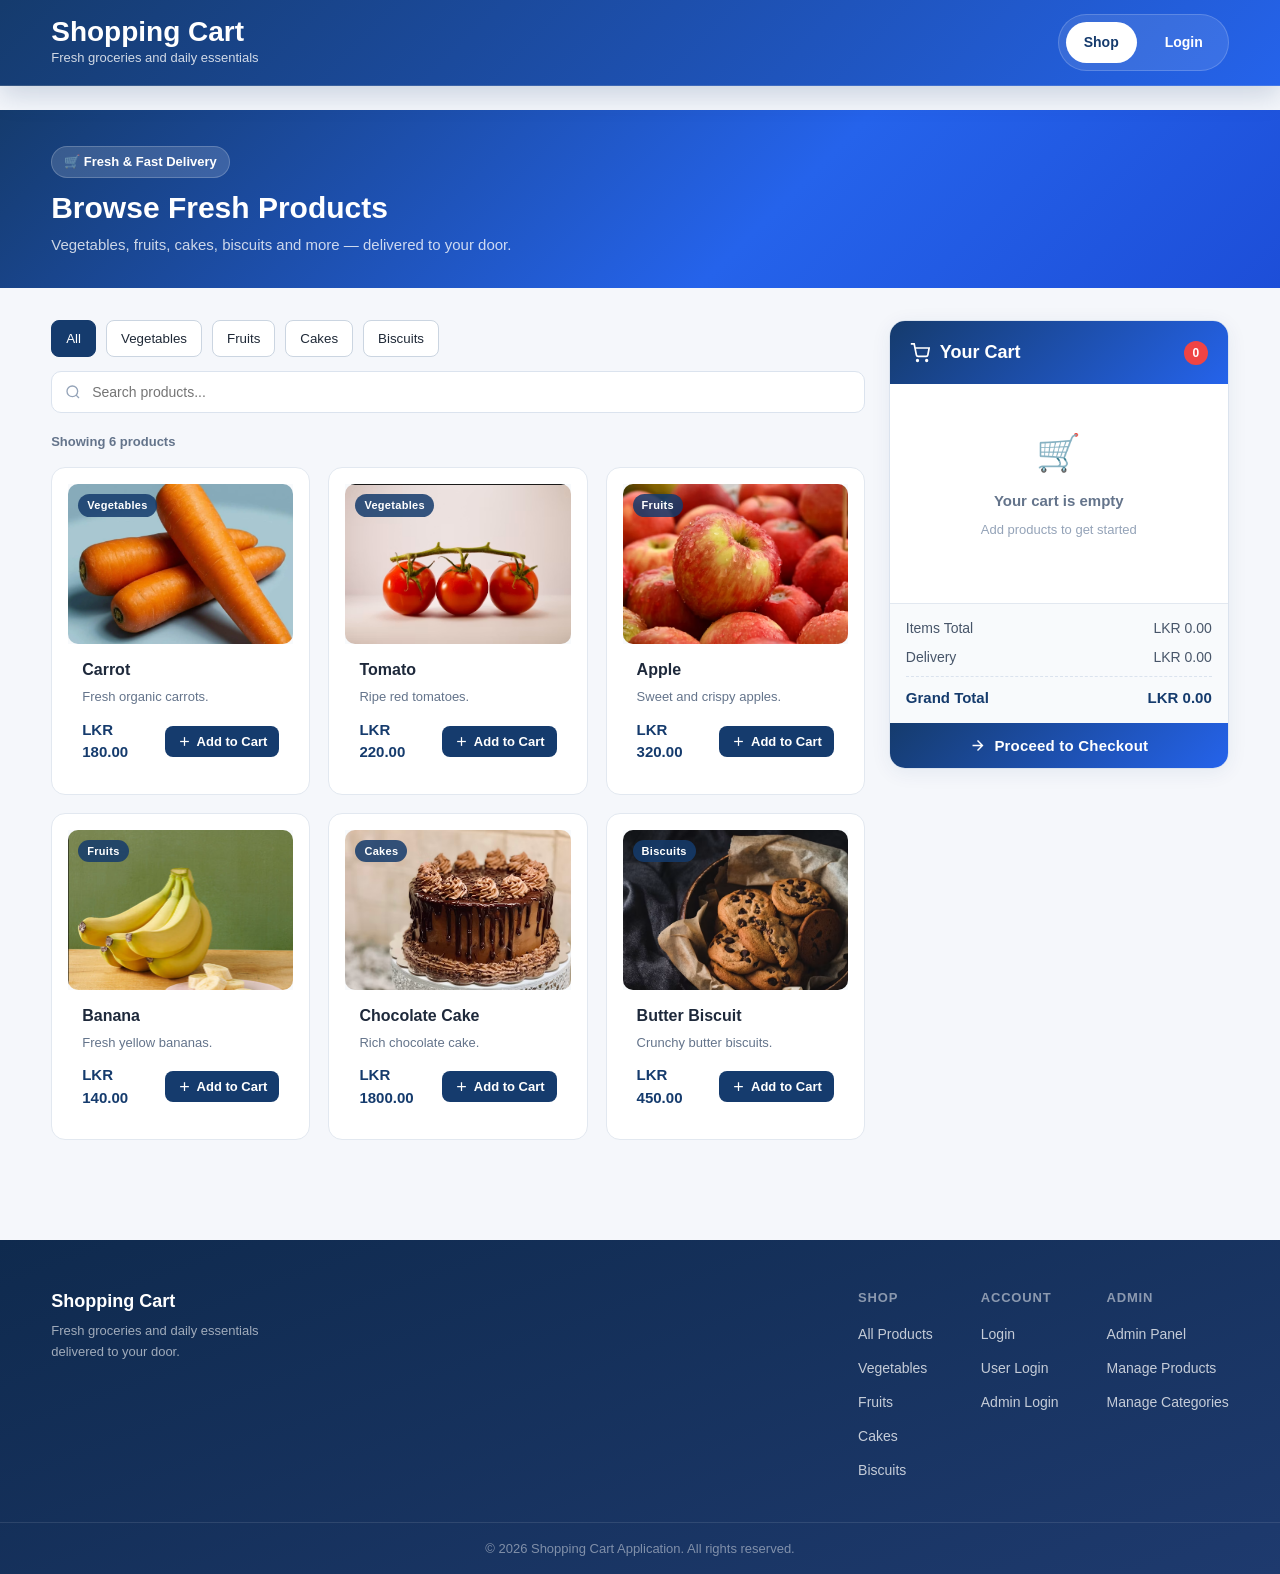
<file: index.html>
<!DOCTYPE html>
<html lang="en">
<head>
  <meta charset="UTF-8" />
  <meta name="viewport" content="width=device-width, initial-scale=1.0" />
  <title>Shopping Cart Application</title>
  <link rel="stylesheet" href="css/style.css" />
  <link rel="stylesheet" href="css/index.css" />
</head>
<body>

  <header class="topbar">
    <div class="container nav">
      <div class="brand">
        <div class="brand-text">
          <h1>Shopping Cart</h1>
          <p>Fresh groceries and daily essentials</p>
        </div>
      </div>
      <nav>
        <a href="index.html" class="active">Shop</a>
        <a href="login.html">Login</a>
      </nav>
    </div>
  </header>

  <!-- Hero Banner -->
  <div class="shop-hero">
    <div class="container shop-hero-inner">
      <div class="shop-hero-text">
        <span class="hero-tag">🛒 Fresh & Fast Delivery</span>
        <h2>Browse Fresh Products</h2>
        <p>Vegetables, fruits, cakes, biscuits and more — delivered to your door.</p>
      </div>
      
    </div>
  </div>

  <main class="container shop-layout">

    <!-- Left: Products -->
    <section class="content-area">

      <!-- Toolbar -->
      <div class="shop-toolbar">
        <div id="categoryFilters" class="category-list"></div>
        <div class="search-wrap">
          <svg class="search-icon" width="16" height="16" viewBox="0 0 24 24" fill="none" stroke="currentColor" stroke-width="2">
            <circle cx="11" cy="11" r="8"/><line x1="21" y1="21" x2="16.65" y2="16.65"/>
          </svg>
          <input type="text" id="searchInput" placeholder="Search products..." class="search-input" />
        </div>
      </div>

      <!-- Product count bar -->
      <div class="products-bar">
        <span id="productCount" class="products-count">Loading products...</span>
      </div>

      <div id="productGrid" class="product-grid"></div>
    </section>

    <!-- Right: Cart -->
    <aside class="cart-panel">

      <div class="cart-header">
        <div class="cart-title-row">
          <h2>
            <svg width="20" height="20" viewBox="0 0 24 24" fill="none" stroke="currentColor" stroke-width="2">
              <circle cx="9" cy="21" r="1"/><circle cx="20" cy="21" r="1"/>
              <path d="M1 1h4l2.68 13.39a2 2 0 0 0 2 1.61h9.72a2 2 0 0 0 2-1.61L23 6H6"/>
            </svg>
            Your Cart
          </h2>
          <span id="cartBadge" class="cart-badge hidden">0</span>
        </div>
      </div>

      <div id="cartItems" class="cart-items"></div>

      <div class="cart-summary">
        <div class="summary-row">
          <span>Items Total</span>
          <span id="itemsTotal">LKR 0.00</span>
        </div>
        <div class="summary-row">
          <span>Delivery</span>
          <span id="deliveryFee">LKR 0.00</span>
        </div>
        <div class="summary-row grand-total">
          <span>Grand Total</span>
          <span id="grandTotal">LKR 0.00</span>
        </div>
      </div>

      <button id="checkoutBtn" class="btn-checkout">
        <svg width="17" height="17" viewBox="0 0 24 24" fill="none" stroke="currentColor" stroke-width="2">
          <path d="M5 12h14M12 5l7 7-7 7"/>
        </svg>
        Proceed to Checkout
      </button>

      <div id="checkoutSummary" class="checkout-box hidden">
        <div class="checkout-box-header">
          <svg width="16" height="16" viewBox="0 0 24 24" fill="none" stroke="currentColor" stroke-width="2">
            <polyline points="20 6 9 17 4 12"/>
          </svg>
          Order Summary
        </div>
        <div id="summaryContent"></div>
      </div>

    </aside>
  </main>

  <footer class="site-footer">
    <div class="container footer-inner">
      <div class="footer-brand">
        <div>
          <h3>Shopping Cart</h3>
          <p>Fresh groceries and daily essentials delivered to your door.</p>
        </div>
      </div>
      <div class="footer-links">
        <div class="footer-col">
          <h4>Shop</h4>
          <ul>
            <li><a href="index.html">All Products</a></li>
            <li><a href="index.html">Vegetables</a></li>
            <li><a href="index.html">Fruits</a></li>
            <li><a href="index.html">Cakes</a></li>
            <li><a href="index.html">Biscuits</a></li>
          </ul>
        </div>
        <div class="footer-col">
          <h4>Account</h4>
          <ul>
            <li><a href="login.html">Login</a></li>
            <li><a href="login.html">User Login</a></li>
            <li><a href="login.html">Admin Login</a></li>
          </ul>
        </div>
        <div class="footer-col">
          <h4>Admin</h4>
          <ul>
            <li><a href="login.html">Admin Panel</a></li>
            <li><a href="login.html">Manage Products</a></li>
            <li><a href="login.html">Manage Categories</a></li>
          </ul>
        </div>
      </div>
    </div>
    <div class="footer-bottom">
      <div class="container footer-bottom-inner">
        <p>&copy; 2026 Shopping Cart Application. All rights reserved.</p>
      </div>
    </div>
  </footer>

  <script src="js/data.js"></script>
  <script src="js/app.js"></script>
</body>
</html>
</file>
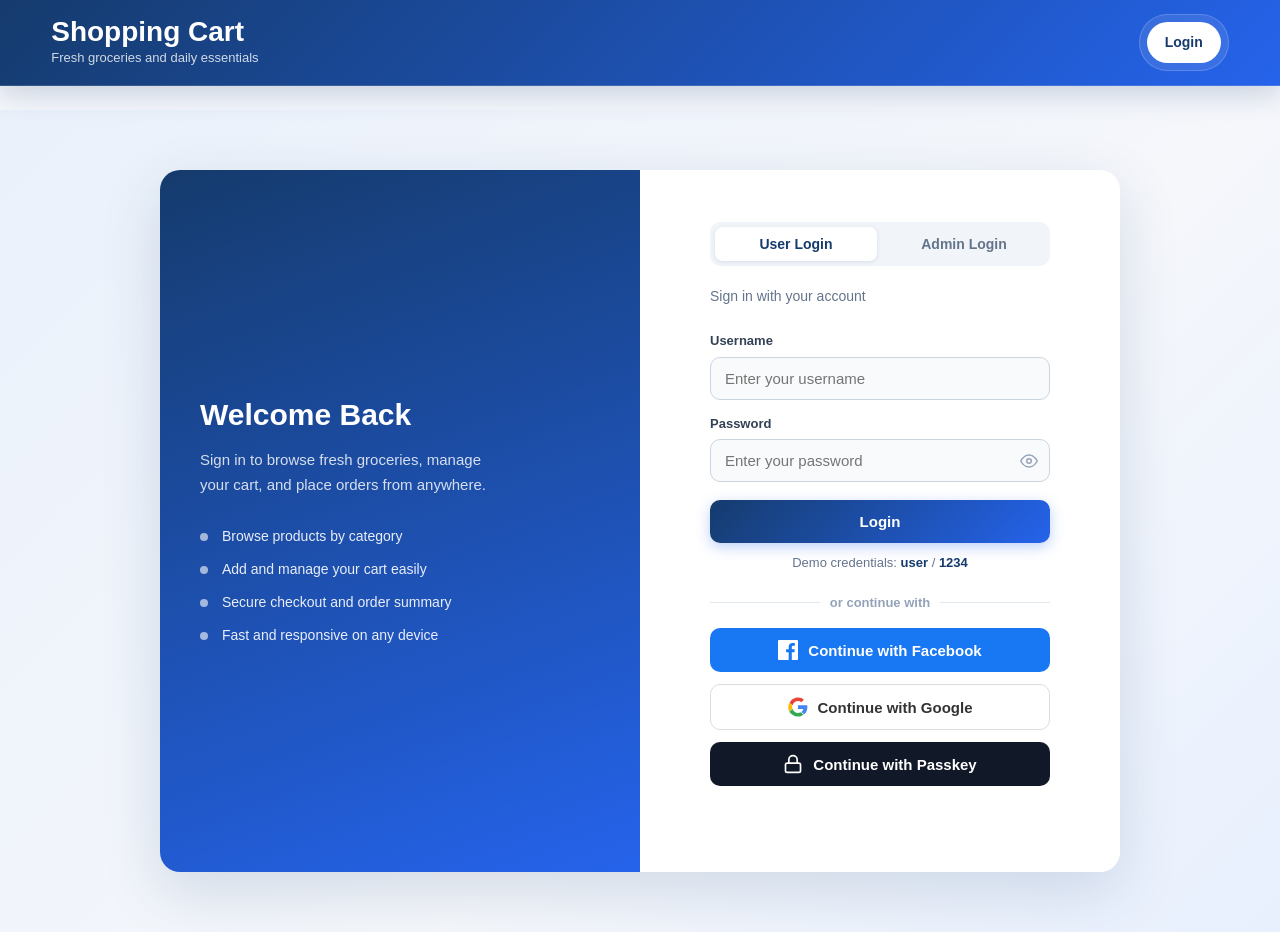
<file: login.html>
<!DOCTYPE html>
<html lang="en">
<head>
  <meta charset="UTF-8" />
  <meta name="viewport" content="width=device-width, initial-scale=1.0" />
  <title>Login - Shopping Cart Application</title>
  <link rel="stylesheet" href="css/style.css" />
</head>
<body>

  <header class="topbar">
    <div class="container nav">
      <div class="brand">
        <div class="brand-text">
          <h1>Shopping Cart</h1>
          <p>Fresh groceries and daily essentials</p>
        </div>
      </div>
      <nav>
        <!-- <a href="index.html">Shop</a> -->
        <a href="login.html" class="active">Login</a>
        <!-- <a href="admin.html">Admin</a> -->
      </nav>
    </div>
  </header>

  <main class="auth-bg">
    <div class="auth-wrapper">

      <!-- Left panel -->
      <div class="auth-left">
        <div class="auth-left-inner">
          <h2>Welcome Back</h2>
          <p>Sign in to browse fresh groceries, manage your cart, and place orders from anywhere.</p>
          <ul class="auth-features">
            <li>Browse products by category</li>
            <li>Add and manage your cart easily</li>
            <li>Secure checkout and order summary</li>
            <li>Fast and responsive on any device</li>
          </ul>
        </div>
      </div>

      <!-- Right panel -->
      <div class="auth-right">
        <div class="auth-form-box">

          <!-- TAB SWITCHER -->
          <div class="auth-tabs">
            <button class="auth-tab active" data-tab="user">User Login</button>
            <button class="auth-tab" data-tab="admin">Admin Login</button>
          </div>

          <!-- USER LOGIN -->
          <div id="tab-user" class="tab-panel">
            <p class="auth-subtitle">Sign in with your account</p>

            <form id="userLoginForm" class="admin-form">
              <div class="form-group">
                <label for="userUsername">Username</label>
                <input type="text" id="userUsername" placeholder="Enter your username" required />
              </div>
              <div class="form-group">
                <label for="userPassword">Password</label>
                <div class="password-wrap">
                  <input type="password" id="userPassword" placeholder="Enter your password" required />
                  <button type="button" class="toggle-pass" onclick="togglePw('userPassword', this)" aria-label="Toggle password">
                    <svg width="18" height="18" viewBox="0 0 24 24" fill="none" stroke="currentColor" stroke-width="2">
                      <path d="M1 12s4-8 11-8 11 8 11 8-4 8-11 8-11-8-11-8z"/>
                      <circle cx="12" cy="12" r="3"/>
                    </svg>
                  </button>
                </div>
              </div>
              <button type="submit" class="btn-admin-login">Login</button>
            </form>

            <p class="auth-hint">
              Demo credentials: <strong>user</strong> / <strong>1234</strong>
            </p>

            <div class="auth-divider"><span>or continue with</span></div>

            <!-- Simulated Social Buttons -->
            <button class="btn-social btn-fb" onclick="socialLogin('Facebook')">
              <svg width="20" height="20" viewBox="0 0 24 24" fill="#fff">
                <path d="M22.676 0H1.324C.593 0 0 .593 0 1.324v21.352C0 23.408.593 24 1.324 24h11.494v-9.294H9.689v-3.621h3.129V8.41c0-3.099 1.894-4.785 4.659-4.785 1.325 0 2.464.097 2.796.141v3.24h-1.921c-1.5 0-1.792.721-1.792 1.771v2.311h3.584l-.465 3.63H16.56V24h6.115c.733 0 1.325-.592 1.325-1.324V1.324C24 .593 23.408 0 22.676 0"/>
              </svg>
              Continue with Facebook
            </button>

            <button class="btn-social btn-google" onclick="socialLogin('Google')">
              <svg width="20" height="20" viewBox="0 0 48 48">
                <path fill="#EA4335" d="M24 9.5c3.14 0 5.96 1.08 8.18 2.86l6.1-6.1C34.36 3.1 29.46 1 24 1 14.82 1 7.07 6.57 3.82 14.32l7.12 5.53C12.6 13.53 17.86 9.5 24 9.5z"/>
                <path fill="#4285F4" d="M46.48 24.5c0-1.6-.14-3.14-.4-4.62H24v8.74h12.64c-.56 2.94-2.22 5.44-4.72 7.12l7.24 5.62C43.44 37.42 46.48 31.42 46.48 24.5z"/>
                <path fill="#FBBC05" d="M10.94 28.15A14.52 14.52 0 0 1 9.5 24c0-1.44.24-2.84.64-4.15L3.02 14.32A23.93 23.93 0 0 0 .5 24c0 3.86.92 7.5 2.52 10.72l7.92-6.57z"/>
                <path fill="#34A853" d="M24 47c5.46 0 10.04-1.8 13.38-4.9l-7.24-5.62c-1.82 1.22-4.16 1.94-6.14 1.94-6.14 0-11.4-4.04-13.06-9.48l-7.92 6.57C7.06 41.42 14.82 47 24 47z"/>
              </svg>
              Continue with Google
            </button>

            <button class="btn-social btn-passkey" onclick="passkeyLogin()">
              <svg width="20" height="20" viewBox="0 0 24 24" fill="none" stroke="currentColor" stroke-width="2">
                <rect x="3" y="11" width="18" height="11" rx="2" ry="2"/>
                <path d="M7 11V7a5 5 0 0 1 10 0v4"/>
              </svg>
              Continue with Passkey
            </button>
          </div>

          <!-- ADMIN LOGIN -->
          <div id="tab-admin" class="tab-panel hidden">
            <p class="auth-subtitle">Admin access only</p>

            <form id="adminLoginForm" class="admin-form">
              <div class="form-group">
                <label for="adminUsername">Username</label>
                <input type="text" id="adminUsername" placeholder="Enter admin username" required />
              </div>
              <div class="form-group">
                <label for="adminPassword">Password</label>
                <div class="password-wrap">
                  <input type="password" id="adminPassword" placeholder="Enter password" required />
                  <button type="button" class="toggle-pass" onclick="togglePw('adminPassword', this)" aria-label="Toggle password">
                    <svg width="18" height="18" viewBox="0 0 24 24" fill="none" stroke="currentColor" stroke-width="2">
                      <path d="M1 12s4-8 11-8 11 8 11 8-4 8-11 8-11-8-11-8z"/>
                      <circle cx="12" cy="12" r="3"/>
                    </svg>
                  </button>
                </div>
              </div>
              <button type="submit" class="btn-admin-login">Login as Admin</button>
            </form>

            <p class="auth-hint">
              Demo credentials: <strong>admin</strong> / <strong>1234</strong>
            </p>
          </div>

          <p id="loginMessage" class="login-msg"></p>

        </div>
      </div>

    </div>
  </main>

  <script src="js/login.js"></script>
</body>



</html>
</file>
<file: css/style.css>
* {
  margin: 0;
  padding: 0;
  box-sizing: border-box;
}

body {
  font-family: Arial, sans-serif;
  background: #f5f7fb;
  color: #222;
  line-height: 1.5;
}

a {
  text-decoration: none;
  color: #1d4ed8;
}

.container {
  width: 92%;
  max-width: 1200px;
  margin: 0 auto;
}

.topbar {
  position: sticky;
  top: 0;
  z-index: 100;
  background: linear-gradient(135deg, #153b6d, #2563eb);
  border-bottom: 1px solid rgba(255, 255, 255, 0.15);
  padding: 14px 0;
  margin-bottom: 24px;
  box-shadow: 0 10px 25px rgba(21, 59, 109, 0.18);
}

.nav {
  display: flex;
  justify-content: space-between;
  align-items: center;
  gap: 16px;
}

.brand {
  display: flex;
  align-items: center;
  gap: 12px;
}

.brand-badge {
  width: 46px;
  height: 46px;
  border-radius: 12px;
  background: rgba(255, 255, 255, 0.16);
  border: 1px solid rgba(255, 255, 255, 0.25);
  display: flex;
  align-items: center;
  justify-content: center;
  color: #fff;
  font-size: 18px;
  font-weight: 700;
  letter-spacing: 1px;
}

.brand-text h1 {
  font-size: 28px;
  color: #ffffff;
  line-height: 1.1;
}

.brand-text p {
  font-size: 13px;
  color: rgba(255, 255, 255, 0.8);
}

.nav nav {
  display: flex;
  gap: 10px;
  flex-wrap: wrap;
  background: rgba(255, 255, 255, 0.10);
  padding: 7px;
  border-radius: 999px;
  border: 1px solid rgba(255, 255, 255, 0.18);
}

.nav nav a {
  color: #ffffff;
  padding: 10px 18px;
  border-radius: 999px;
  font-size: 14px;
  font-weight: 600;
  transition: all 0.25s ease;
}

.nav nav a:hover,
.nav nav a.active {
  background: #ffffff;
  color: #153b6d;
}

.layout {
  display: grid;
  grid-template-columns: 2fr 1fr;
  gap: 24px;
  align-items: start;
}

.hero {
  margin-bottom: 20px;
}

.hero h2 {
  font-size: 26px;
  color: #153b6d;
}

.toolbar {
  display: flex;
  flex-direction: column;
  gap: 16px;
  margin-bottom: 24px;
}

.category-list {
  display: flex;
  flex-wrap: wrap;
  gap: 10px;
}

.category-btn {
  border: 1px solid #cbd5e1;
  background: #fff;
  color: #1f2937;
  padding: 10px 14px;
  border-radius: 8px;
  cursor: pointer;
}

.category-btn.active {
  background: #153b6d;
  color: #fff;
  border-color: #153b6d;
}

input,
select,
textarea {
  width: 100%;
  padding: 12px;
  border: 1px solid #cbd5e1;
  border-radius: 8px;
  font-size: 15px;
  margin-top: 6px;
  margin-bottom: 14px;
  background: #fff;
}

.product-grid {
  display: grid;
  grid-template-columns: repeat(auto-fit, minmax(220px, 1fr));
  gap: 18px;
}

.product-card,
.card,
.cart-panel {
  background: #fff;
  border: 1px solid #dbe3ee;
  border-radius: 12px;
  padding: 16px;
}

.product-card img {
  width: 100%;
  height: 180px;
  object-fit: cover;
  border-radius: 10px;
  margin-bottom: 12px;
}

.product-card h3 {
  font-size: 18px;
  color: #153b6d;
  margin-bottom: 8px;
}

.product-card p {
  font-size: 14px;
  color: #475569;
  margin-bottom: 8px;
}

.price {
  font-weight: 700;
  font-size: 16px;
  margin-bottom: 12px;
}

.cart-panel h2,
.card h2 {
  color: #153b6d;
  margin-bottom: 16px;
}

.cart-items {
  display: flex;
  flex-direction: column;
  gap: 12px;
  margin-bottom: 20px;
}

.cart-item {
  border: 1px solid #e2e8f0;
  border-radius: 10px;
  padding: 12px;
}

.cart-item h4 {
  font-size: 16px;
  margin-bottom: 6px;
}

.cart-controls {
  display: flex;
  gap: 8px;
  align-items: center;
  margin-top: 8px;
  flex-wrap: wrap;
}

.cart-summary {
  border-top: 1px solid #dbe3ee;
  padding-top: 16px;
  margin-top: 8px;
}

.summary-row {
  display: flex;
  justify-content: space-between;
  margin-bottom: 10px;
}

.grand-total {
  font-weight: 700;
  color: #153b6d;
}

.btn {
  border: none;
  border-radius: 8px;
  padding: 11px 16px;
  cursor: pointer;
  font-size: 15px;
}

.btn-primary {
  background: #153b6d;
  color: #fff;
}

.btn-secondary {
  background: #2563eb;
  color: #fff;
}

.btn-dark {
  background: #111827;
  color: #fff;
}

.btn-danger {
  background: #dc2626;
  color: #fff;
}

.btn-warning {
  background: #f59e0b;
  color: #111827;
}

.full-width {
  width: 100%;
}

.hidden {
  display: none;
}

.checkout-box {
  margin-top: 18px;
  padding: 14px;
  border-radius: 10px;
  background: #eff6ff;
  border: 1px solid #bfdbfe;
}

/* ================================================
   ADMIN PAGE STYLES
   ================================================ */

.admin-header {
  display: flex;
  justify-content: space-between;
  align-items: center;
  margin-bottom: 24px;
  flex-wrap: wrap;
  gap: 16px;
}

.admin-page-title {
  font-size: 24px;
  color: #153b6d;
  margin-bottom: 4px;
}

.admin-page-sub {
  font-size: 14px;
  color: #64748b;
}

.admin-stats {
  display: flex;
  gap: 12px;
}

.stat-chip {
  background: #fff;
  border: 1px solid #dbe3ee;
  border-radius: 12px;
  padding: 12px 20px;
  display: flex;
  flex-direction: column;
  align-items: center;
  min-width: 90px;
  box-shadow: 0 2px 8px rgba(21,59,109,0.06);
}

.stat-label {
  font-size: 12px;
  color: #64748b;
  font-weight: 600;
  text-transform: uppercase;
  letter-spacing: 0.5px;
}

.stat-value {
  font-size: 26px;
  font-weight: 700;
  color: #153b6d;
  line-height: 1.2;
}

.admin-card {
  background: #fff;
  border: 1px solid #dbe3ee;
  border-radius: 14px;
  padding: 24px;
  margin-bottom: 20px;
  box-shadow: 0 2px 12px rgba(21,59,109,0.05);
}

.admin-card-header {
  display: flex;
  align-items: center;
  gap: 14px;
  margin-bottom: 20px;
  padding-bottom: 16px;
  border-bottom: 1px solid #f1f5f9;
}

.admin-card-icon {
  width: 42px;
  height: 42px;
  border-radius: 10px;
  display: flex;
  align-items: center;
  justify-content: center;
  flex-shrink: 0;
}

.cat-icon {
  background: #eff6ff;
  color: #2563eb;
}

.prod-icon {
  background: #f0fdf4;
  color: #16a34a;
}

.admin-card-title {
  font-size: 16px;
  font-weight: 700;
  color: #153b6d;
  margin-bottom: 2px;
}

.admin-card-sub {
  font-size: 13px;
  color: #94a3b8;
}

.form-row-2 {
  display: grid;
  grid-template-columns: 1fr 1fr;
  gap: 14px;
}

.btn-outline {
  background: transparent;
  border: 1px solid #cbd5e1;
  color: #475569;
  border-radius: 8px;
  padding: 10px 16px;
  font-size: 14px;
  font-weight: 600;
  cursor: pointer;
  transition: all 0.2s ease;
}

.btn-outline:hover {
  background: #f1f5f9;
}

.btn-sm {
  padding: 7px 12px;
  font-size: 13px;
}

.admin-table {
  width: 100%;
  border-collapse: collapse;
}

.admin-table th {
  background: #f8fafc;
  color: #64748b;
  font-size: 12px;
  font-weight: 700;
  text-transform: uppercase;
  letter-spacing: 0.5px;
  padding: 12px 14px;
  text-align: left;
  border-bottom: 1px solid #e2e8f0;
}

.admin-table td {
  padding: 13px 14px;
  border-bottom: 1px solid #f1f5f9;
  font-size: 14px;
  color: #334155;
  vertical-align: middle;
}

.admin-table tr:last-child td {
  border-bottom: none;
}

.admin-table tr:hover td {
  background: #fafbff;
}

.row-num {
  display: inline-flex;
  align-items: center;
  justify-content: center;
  width: 28px;
  height: 28px;
  background: #f1f5f9;
  border-radius: 6px;
  font-size: 12px;
  font-weight: 700;
  color: #64748b;
}

.cat-badge {
  display: inline-block;
  background: #eff6ff;
  color: #1d4ed8;
  border: 1px solid #bfdbfe;
  border-radius: 6px;
  padding: 4px 10px;
  font-size: 13px;
  font-weight: 600;
}

.prod-cell {
  display: flex;
  align-items: center;
  gap: 10px;
}

.prod-thumb {
  width: 38px;
  height: 38px;
  border-radius: 8px;
  object-fit: cover;
  border: 1px solid #e2e8f0;
  flex-shrink: 0;
}

.prod-name {
  font-weight: 600;
  color: #1e293b;
}

.price-tag {
  font-weight: 700;
  color: #153b6d;
  font-size: 14px;
}

.admin-toast {
  position: fixed;
  bottom: 28px;
  right: 28px;
  padding: 14px 22px;
  border-radius: 12px;
  font-size: 14px;
  font-weight: 600;
  color: #fff;
  z-index: 9999;
  box-shadow: 0 8px 24px rgba(0,0,0,0.15);
  animation: slideUp 0.3s ease;
}

.admin-toast.success { background: #16a34a; }
.admin-toast.error   { background: #dc2626; }
.admin-toast.hidden  { display: none; }

@keyframes slideUp {
  from { transform: translateY(20px); opacity: 0; }
  to   { transform: translateY(0);    opacity: 1; }
}

@media (max-width: 680px) {
  .form-row-2 { grid-template-columns: 1fr; }
  .admin-header { flex-direction: column; align-items: flex-start; }
  .admin-stats { width: 100%; }
  .stat-chip { flex: 1; }
}

.admin-page {
  display: flex;
  flex-direction: column;
  gap: 20px;
}

.admin-grid {
  display: grid;
  grid-template-columns: 1fr 2fr;
  gap: 20px;
}

.admin-list {
  list-style: none;
  display: flex;
  flex-wrap: wrap;
  gap: 10px;
}

.admin-list li {
  background: #f1f5f9;
  padding: 10px 12px;
  border-radius: 8px;
}

.table-wrap {
  overflow-x: auto;
}

table {
  width: 100%;
  border-collapse: collapse;
}

table th,
table td {
  text-align: left;
  border-bottom: 1px solid #e2e8f0;
  padding: 12px 10px;
}

.action-group {
  display: flex;
  gap: 8px;
  flex-wrap: wrap;
}

label {
  font-weight: 600;
  color: #334155;
}

.empty-note {
  color: #64748b;
  font-size: 14px;
}

/* ================================================
   LOGIN PAGE
   ================================================ */


/* AUTH TABS */
.auth-tabs {
  display: flex;
  gap: 6px;
  background: #f1f5f9;
  border-radius: 10px;
  padding: 5px;
  margin-bottom: 20px;
}

.auth-tab {
  flex: 1;
  padding: 9px;
  border: none;
  border-radius: 8px;
  font-size: 14px;
  font-weight: 600;
  cursor: pointer;
  background: transparent;
  color: #64748b;
  transition: all 0.2s ease;
}

.auth-tab.active {
  background: #fff;
  color: #153b6d;
  box-shadow: 0 1px 4px rgba(21, 59, 109, 0.12);
}

/* GOOGLE BUTTON */
.btn-google {
  background: #fff;
  color: #333;
  border: 1px solid #dadce0 !important;
  border: none;
}

.btn-google:hover {
  background: #f8f9fa;
  opacity: 1;
}

/* HINT TEXT */
.auth-hint {
  font-size: 13px;
  color: #64748b;
  text-align: center;
  margin-top: 10px;
}

.auth-hint strong {
  color: #153b6d;
}

/* TAB PANEL */
.tab-panel {
  display: block;
}

.tab-panel.hidden {
  display: none;
}


.auth-bg {
  min-height: calc(100vh - 78px);
  background: linear-gradient(135deg, #eaf1fb 0%, #f5f7fb 60%, #e8f0fe 100%);
  display: flex;
  align-items: center;
  justify-content: center;
  padding: 32px 16px;
}

.auth-wrapper {
  display: grid;
  grid-template-columns: 1fr 1fr;
  max-width: 960px;
  width: 100%;
  border-radius: 20px;
  overflow: hidden;
  box-shadow: 0 20px 60px rgba(21, 59, 109, 0.15);
}

.auth-left {
  background: linear-gradient(160deg, #153b6d, #2563eb);
  padding: 52px 40px;
  display: flex;
  align-items: center;
}

.auth-left-inner {
  color: #fff;
}

.auth-logo-mark {
  width: 56px;
  height: 56px;
  border-radius: 14px;
  background: rgba(255, 255, 255, 0.18);
  border: 1px solid rgba(255, 255, 255, 0.3);
  display: flex;
  align-items: center;
  justify-content: center;
  font-size: 22px;
  font-weight: 700;
  color: #fff;
  margin-bottom: 28px;
}

.auth-left-inner h2 {
  font-size: 30px;
  color: #fff;
  margin-bottom: 14px;
  line-height: 1.2;
}

.auth-left-inner p {
  font-size: 15px;
  color: rgba(255, 255, 255, 0.82);
  line-height: 1.7;
  margin-bottom: 28px;
  max-width: 300px;
}

.auth-features {
  list-style: none;
  display: flex;
  flex-direction: column;
  gap: 12px;
}

.auth-features li {
  font-size: 14px;
  color: rgba(255, 255, 255, 0.9);
  padding-left: 22px;
  position: relative;
}

.auth-features li::before {
  content: "";
  position: absolute;
  left: 0;
  top: 7px;
  width: 8px;
  height: 8px;
  background: rgba(255, 255, 255, 0.6);
  border-radius: 50%;
}

.auth-right {
  background: #fff;
  padding: 52px 40px;
  display: flex;
  align-items: center;
  justify-content: center;
}

.auth-form-box {
  width: 100%;
  max-width: 340px;
}

.auth-title {
  font-size: 26px;
  color: #153b6d;
  margin-bottom: 6px;
}

.auth-subtitle {
  font-size: 14px;
  color: #64748b;
  margin-bottom: 24px;
}

.google-btn-wrap {
  margin-bottom: 12px;
  width: 100%;
}

.btn-social {
  width: 100%;
  display: flex;
  align-items: center;
  justify-content: center;
  gap: 10px;
  padding: 12px 16px;
  border-radius: 10px;
  font-size: 15px;
  font-weight: 600;
  cursor: pointer;
  border: none;
  margin-bottom: 12px;
  transition: opacity 0.2s ease;
}

.btn-social:hover {
  opacity: 0.88;
}

.btn-fb {
  background: #1877f2;
  color: #fff;
}

.btn-passkey {
  background: #111827;
  color: #fff;
}

.auth-divider {
  display: flex;
  align-items: center;
  gap: 10px;
  margin: 20px 0 16px;
  color: #94a3b8;
  font-size: 13px;
  font-weight: 600;
}

.auth-divider::before,
.auth-divider::after {
  content: "";
  flex: 1;
  height: 1px;
  background: #e2e8f0;
}

.admin-form {
  display: flex;
  flex-direction: column;
  gap: 0;
}

.form-group {
  display: flex;
  flex-direction: column;
  margin-bottom: 14px;
}

.form-group label {
  font-size: 13px;
  font-weight: 600;
  color: #334155;
  margin-bottom: 6px;
}

.form-group input {
  margin: 0;
  padding: 12px 14px;
  border: 1px solid #cbd5e1;
  border-radius: 10px;
  font-size: 15px;
  background: #f8fafc;
  transition: border-color 0.2s ease, box-shadow 0.2s ease;
}

.form-group input:focus {
  outline: none;
  border-color: #2563eb;
  box-shadow: 0 0 0 3px rgba(37, 99, 235, 0.12);
  background: #fff;
}

.password-wrap {
  position: relative;
}

.password-wrap input {
  width: 100%;
  padding-right: 42px;
}

.toggle-pass {
  position: absolute;
  right: 12px;
  top: 50%;
  transform: translateY(-50%);
  background: none;
  border: none;
  cursor: pointer;
  color: #94a3b8;
  display: flex;
  align-items: center;
  padding: 0;
}

.toggle-pass:hover {
  color: #153b6d;
}

.btn-admin-login {
  width: 100%;
  padding: 13px;
  background: linear-gradient(135deg, #153b6d, #2563eb);
  color: #fff;
  border: none;
  border-radius: 10px;
  font-size: 15px;
  font-weight: 700;
  cursor: pointer;
  margin-top: 4px;
  transition: opacity 0.2s ease, box-shadow 0.2s ease;
  box-shadow: 0 4px 14px rgba(37, 99, 235, 0.3);
}

.btn-admin-login:hover {
  opacity: 0.9;
  box-shadow: 0 6px 20px rgba(37, 99, 235, 0.4);
}

.login-msg {
  margin-top: 14px;
  font-size: 14px;
  font-weight: 600;
  text-align: center;
  min-height: 20px;
}

/* ================================================
   FOOTER
   ================================================ */

.site-footer {
  background: linear-gradient(160deg, #0f2a4e, #1e3a6e);
  color: rgba(255, 255, 255, 0.85);
  margin-top: 60px;
}

.footer-inner {
  display: flex;
  justify-content: space-between;
  align-items: flex-start;
  gap: 40px;
  padding: 48px 0 40px;
  flex-wrap: wrap;
}

.footer-brand {
  display: flex;
  align-items: flex-start;
  gap: 14px;
  max-width: 260px;
}

.footer-brand .brand-badge {
  background: rgba(255, 255, 255, 0.12);
  border: 1px solid rgba(255, 255, 255, 0.2);
  flex-shrink: 0;
}

.footer-brand h3 {
  font-size: 18px;
  color: #fff;
  margin-bottom: 6px;
}

.footer-brand p {
  font-size: 13px;
  color: rgba(255, 255, 255, 0.6);
  line-height: 1.6;
}

.footer-links {
  display: flex;
  gap: 48px;
  flex-wrap: wrap;
}

.footer-col h4 {
  font-size: 13px;
  font-weight: 700;
  text-transform: uppercase;
  letter-spacing: 0.8px;
  color: rgba(255, 255, 255, 0.5);
  margin-bottom: 14px;
}

.footer-col ul {
  list-style: none;
  display: flex;
  flex-direction: column;
  gap: 10px;
}

.footer-col ul li a {
  font-size: 14px;
  color: rgba(255, 255, 255, 0.75);
  text-decoration: none;
  transition: color 0.2s ease;
}

.footer-col ul li a:hover {
  color: #fff;
}

.footer-bottom {
  border-top: 1px solid rgba(255, 255, 255, 0.1);
}

.footer-bottom-inner {
  display: flex;
  justify-content: center;
  align-items: center;
  padding: 16px 0;
  flex-wrap: wrap;
  gap: 12px;
}

.footer-bottom-inner p {
  font-size: 13px;
  color: rgba(255, 255, 255, 0.45);
}

.footer-badges {
  display: flex;
  gap: 8px;
}

.footer-badge {
  background: rgba(255, 255, 255, 0.08);
  border: 1px solid rgba(255, 255, 255, 0.14);
  color: rgba(255, 255, 255, 0.6);
  padding: 4px 10px;
  border-radius: 6px;
  font-size: 12px;
  font-weight: 600;
}

@media (max-width: 760px) {
  .footer-inner {
    flex-direction: column;
    gap: 32px;
    padding: 36px 0 28px;
  }

  .footer-brand {
    max-width: 100%;
  }

  .footer-links {
    gap: 28px;
  }

  .footer-bottom-inner {
    flex-direction: column;
    align-items: flex-start;
    gap: 10px;
  }
}

/* ================================================
   RESPONSIVE
   ================================================ */

@media (max-width: 900px) {
  .layout,
  .admin-grid {
    grid-template-columns: 1fr;
  }

  .nav {
    flex-direction: column;
    align-items: flex-start;
  }

  .nav nav {
    width: 100%;
    border-radius: 16px;
  }
}

@media (max-width: 760px) {
  .auth-wrapper {
    grid-template-columns: 1fr;
    border-radius: 16px;
  }

  .auth-left {
    padding: 36px 28px;
  }

  .auth-right {
    padding: 36px 28px;
  }

  .auth-left-inner h2 {
    font-size: 24px;
  }
}

@media (max-width: 600px) {
  .brand-text h1 {
    font-size: 22px;
  }

  .hero h2 {
    font-size: 22px;
  }

  .product-grid {
    grid-template-columns: 1fr;
  }

  .brand-text p {
    font-size: 12px;
  }
}

@media (max-width: 480px) {
  .auth-bg {
    padding: 16px;
    align-items: flex-start;
  }

  .auth-wrapper {
    border-radius: 12px;
  }
}
</file>
<file: css/index.css>
/* ================================================
   SHOP HERO BANNER
   ================================================ */

.shop-hero {
  background: linear-gradient(135deg, #153b6d 0%, #2563eb 60%, #1d4ed8 100%);
  padding: 36px 0 32px;
  margin-bottom: 32px;
}

.shop-hero-inner {
  display: flex;
  justify-content: space-between;
  align-items: center;
  gap: 24px;
  flex-wrap: wrap;
}

.shop-hero-text .hero-tag {
  display: inline-block;
  background: rgba(255,255,255,0.15);
  color: #fff;
  font-size: 13px;
  font-weight: 600;
  padding: 5px 12px;
  border-radius: 999px;
  margin-bottom: 12px;
  border: 1px solid rgba(255,255,255,0.2);
}

.shop-hero-text h2 {
  font-size: 30px;
  color: #fff;
  margin-bottom: 8px;
  line-height: 1.2;
}

.shop-hero-text p {
  font-size: 15px;
  color: rgba(255,255,255,0.78);
}

.hero-chips {
  display: flex;
  gap: 10px;
  flex-wrap: wrap;
}

.hero-chip {
  background: rgba(255,255,255,0.12);
  border: 1px solid rgba(255,255,255,0.2);
  border-radius: 10px;
  padding: 10px 16px;
  display: flex;
  align-items: center;
  gap: 8px;
  color: #fff;
  font-size: 14px;
  font-weight: 600;
}

.chip-icon {
  font-size: 18px;
}

/* ================================================
   SHOP LAYOUT
   ================================================ */

.shop-layout {
  display: grid;
  grid-template-columns: 1fr 340px;
  gap: 24px;
  align-items: start;
  padding-bottom: 40px;
}

/* ================================================
   TOOLBAR
   ================================================ */

.shop-toolbar {
  display: flex;
  flex-direction: column;
  gap: 14px;
  margin-bottom: 16px;
}

.search-wrap {
  position: relative;
}

.search-icon {
  position: absolute;
  left: 14px;
  top: 50%;
  transform: translateY(-50%);
  color: #94a3b8;
  pointer-events: none;
}

.search-input {
  width: 100%;
  padding: 12px 14px 12px 40px;
  border: 1px solid #dbe3ee;
  border-radius: 10px;
  font-size: 14px;
  background: #fff;
  margin: 0;
  transition: border-color 0.2s ease, box-shadow 0.2s ease;
}

.search-input:focus {
  outline: none;
  border-color: #2563eb;
  box-shadow: 0 0 0 3px rgba(37, 99, 235, 0.1);
}

.products-bar {
  margin-bottom: 14px;
}

.products-count {
  font-size: 13px;
  color: #64748b;
  font-weight: 600;
}

/* ================================================
   PRODUCT CARDS
   ================================================ */

.product-grid {
  display: grid;
  grid-template-columns: repeat(auto-fill, minmax(210px, 1fr));
  gap: 18px;
}

.product-card {
  background: #fff;
  border: 1px solid #e2e8f0;
  border-radius: 14px;
  overflow: hidden;
  transition: box-shadow 0.2s ease, transform 0.2s ease;
}

.product-card:hover {
  box-shadow: 0 8px 24px rgba(21, 59, 109, 0.1);
  transform: translateY(-2px);
}

.product-img-wrap {
  position: relative;
  width: 100%;
  height: 160px;
  background: #f8fafc;
  overflow: hidden;
}

.product-img-wrap img {
  width: 100%;
  height: 100%;
  object-fit: cover;
  transition: transform 0.3s ease;
}

.product-card:hover .product-img-wrap img {
  transform: scale(1.04);
}

.product-cat-tag {
  position: absolute;
  top: 10px;
  left: 10px;
  background: rgba(21, 59, 109, 0.85);
  color: #fff;
  font-size: 11px;
  font-weight: 700;
  padding: 3px 9px;
  border-radius: 999px;
  letter-spacing: 0.3px;
}

.product-body {
  padding: 14px;
}

.product-body h3 {
  font-size: 16px;
  color: #1e293b;
  margin-bottom: 5px;
  font-weight: 700;
}

.product-body p {
  font-size: 13px;
  color: #64748b;
  margin-bottom: 12px;
  line-height: 1.5;
}

.product-footer {
  display: flex;
  justify-content: space-between;
  align-items: center;
  gap: 8px;
}

.product-footer .price {
  font-size: 15px;
  font-weight: 700;
  color: #153b6d;
  margin: 0;
}

.btn-add-cart {
  display: inline-flex;
  align-items: center;
  gap: 5px;
  background: #153b6d;
  color: #fff;
  border: none;
  border-radius: 8px;
  padding: 8px 12px;
  font-size: 13px;
  font-weight: 600;
  cursor: pointer;
  transition: background 0.2s ease;
  white-space: nowrap;
}

.btn-add-cart:hover {
  background: #1e4d8c;
}

.btn-add-cart.in-cart {
  background: #16a34a;
}

.btn-add-cart.in-cart:hover {
  background: #15803d;
}

.empty-products {
  grid-column: 1 / -1;
  text-align: center;
  padding: 48px 20px;
  color: #64748b;
}

.empty-icon {
  font-size: 40px;
  margin-bottom: 12px;
}

.empty-products p {
  font-size: 16px;
  font-weight: 600;
  color: #334155;
  margin-bottom: 4px;
}

.empty-products span {
  font-size: 13px;
}

/* ================================================
   CART PANEL
   ================================================ */

.cart-panel {
  background: #fff;
  border: 1px solid #dbe3ee;
  border-radius: 16px;
  padding: 0;
  position: sticky;
  top: 86px;
  overflow: hidden;
  box-shadow: 0 4px 20px rgba(21, 59, 109, 0.07);
}

.cart-header {
  background: linear-gradient(135deg, #153b6d, #2563eb);
  padding: 18px 20px;
}

.cart-title-row {
  display: flex;
  align-items: center;
  justify-content: space-between;
}

.cart-title-row h2 {
  display: flex;
  align-items: center;
  gap: 10px;
  color: #fff;
  font-size: 18px;
  margin: 0;
}

.cart-badge {
  background: #ef4444;
  color: #fff;
  font-size: 12px;
  font-weight: 700;
  width: 24px;
  height: 24px;
  border-radius: 50%;
  display: flex;
  align-items: center;
  justify-content: center;
}

.cart-items {
  max-height: 340px;
  overflow-y: auto;
  padding: 14px 16px;
  display: flex;
  flex-direction: column;
  gap: 10px;
}

.cart-items::-webkit-scrollbar {
  width: 4px;
}

.cart-items::-webkit-scrollbar-track {
  background: #f1f5f9;
}

.cart-items::-webkit-scrollbar-thumb {
  background: #cbd5e1;
  border-radius: 4px;
}

.cart-empty {
  text-align: center;
  padding: 28px 16px;
  color: #94a3b8;
}

.cart-empty-icon {
  font-size: 36px;
  margin-bottom: 10px;
}

.cart-empty p {
  font-size: 15px;
  font-weight: 600;
  color: #64748b;
  margin-bottom: 4px;
}

.cart-empty span {
  font-size: 13px;
}

.cart-item {
  background: #f8fafc;
  border: 1px solid #e2e8f0;
  border-radius: 10px;
  padding: 12px;
}

.cart-item-top {
  display: flex;
  justify-content: space-between;
  align-items: flex-start;
  margin-bottom: 6px;
}

.cart-item-name {
  font-size: 14px;
  font-weight: 700;
  color: #1e293b;
}

.cart-remove-btn {
  background: none;
  border: none;
  cursor: pointer;
  color: #94a3b8;
  padding: 0;
  display: flex;
  align-items: center;
  transition: color 0.2s;
}

.cart-remove-btn:hover {
  color: #dc2626;
}

.cart-item-meta {
  display: flex;
  justify-content: space-between;
  align-items: center;
  margin-bottom: 10px;
}

.cart-item-price {
  font-size: 13px;
  color: #64748b;
}

.cart-item-sub {
  font-size: 13px;
  font-weight: 600;
  color: #153b6d;
}

.cart-controls {
  display: flex;
  align-items: center;
  gap: 10px;
}

.qty-btn {
  width: 30px;
  height: 30px;
  background: #fff;
  border: 1px solid #cbd5e1;
  border-radius: 7px;
  font-size: 16px;
  font-weight: 700;
  cursor: pointer;
  color: #153b6d;
  display: flex;
  align-items: center;
  justify-content: center;
  transition: all 0.15s ease;
}

.qty-btn:hover {
  background: #153b6d;
  color: #fff;
  border-color: #153b6d;
}

.qty-display {
  font-size: 14px;
  font-weight: 700;
  color: #1e293b;
  min-width: 20px;
  text-align: center;
}

.cart-summary {
  border-top: 1px solid #e2e8f0;
  padding: 14px 16px;
  background: #f8fafc;
}

.summary-row {
  display: flex;
  justify-content: space-between;
  font-size: 14px;
  color: #475569;
  margin-bottom: 8px;
}

.summary-row:last-child {
  margin-bottom: 0;
}

.grand-total {
  font-size: 15px;
  font-weight: 700;
  color: #153b6d;
  padding-top: 10px;
  border-top: 1px dashed #dbe3ee;
  margin-top: 4px;
}

.btn-checkout {
  width: 100%;
  display: flex;
  align-items: center;
  justify-content: center;
  gap: 8px;
  padding: 14px;
  background: linear-gradient(135deg, #153b6d, #2563eb);
  color: #fff;
  border: none;
  font-size: 15px;
  font-weight: 700;
  cursor: pointer;
  transition: opacity 0.2s ease;
  letter-spacing: 0.2px;
}

.btn-checkout:hover {
  opacity: 0.92;
}

.checkout-box {
  margin: 0;
  padding: 16px;
  border-top: 1px solid #e2e8f0;
  background: #f0fdf4;
}

.checkout-box-header {
  display: flex;
  align-items: center;
  gap: 8px;
  font-size: 14px;
  font-weight: 700;
  color: #16a34a;
  margin-bottom: 12px;
}

.order-list {
  list-style: none;
  margin-bottom: 12px;
  display: flex;
  flex-direction: column;
  gap: 6px;
}

.order-list li {
  display: flex;
  justify-content: space-between;
  font-size: 13px;
  color: #334155;
}

.order-totals {
  border-top: 1px solid #bbf7d0;
  padding-top: 10px;
  display: flex;
  flex-direction: column;
  gap: 5px;
}

.order-row {
  display: flex;
  justify-content: space-between;
  font-size: 13px;
  color: #475569;
}

.order-grand {
  font-size: 14px;
  font-weight: 700;
  color: #153b6d;
  padding-top: 6px;
  border-top: 1px dashed #bbf7d0;
  margin-top: 4px;
}

/* ================================================
   RESPONSIVE
   ================================================ */

@media (max-width: 960px) {
  .shop-layout {
    grid-template-columns: 1fr;
  }

  .cart-panel {
    position: static;
  }

  .shop-hero-inner {
    flex-direction: column;
    align-items: flex-start;
  }
}

@media (max-width: 600px) {
  .shop-hero {
    padding: 24px 0 20px;
  }

  .shop-hero-text h2 {
    font-size: 22px;
  }

  .hero-chips {
    gap: 8px;
  }

  .hero-chip {
    padding: 8px 12px;
    font-size: 13px;
  }

  .product-grid {
    grid-template-columns: 1fr 1fr;
    gap: 12px;
  }
}

@media (max-width: 420px) {
  .product-grid {
    grid-template-columns: 1fr;
  }
}
</file>
